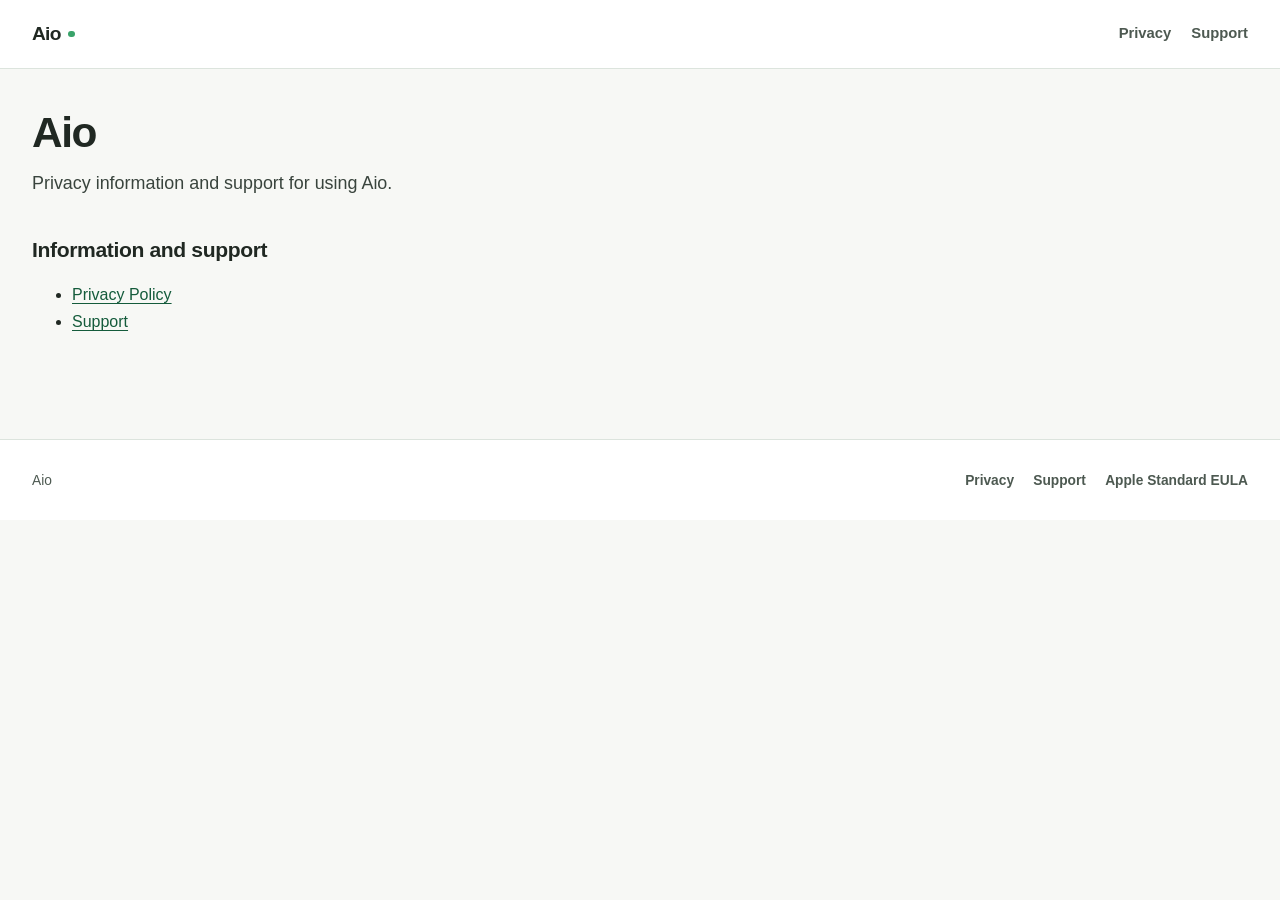
<file: index.html>
<!doctype html>
<html lang="en">
  <head>
    <meta charset="utf-8">
    <meta name="viewport" content="width=device-width, initial-scale=1">
    <meta name="description" content="Privacy information and support for using Aio.">
    <meta name="theme-color" content="#f7f8f5">
    <title>Aio</title>
    <link rel="stylesheet" href="styles.css?v=200cb6accb74">
  </head>
  <body>
    <a class="skip-link" href="#main-content">Skip to content</a>

    <header class="site-header">
      <div class="header-inner">
        <a class="brand" href="index.html" aria-label="Aio home">
          <span class="brand-name">Aio</span>
          <span class="brand-mark" aria-hidden="true"></span>
        </a>
        <nav class="primary-nav" aria-label="Aio pages">
          <a href="privacy.html">Privacy</a>
          <a href="support.html">Support</a>
        </nav>
      </div>
    </header>

    <main id="main-content" class="page-shell">
      <div class="page-heading">
        <h1>Aio</h1>
        <p class="page-intro">Privacy information and support for using Aio.</p>
      </div>

      <nav class="prose" aria-label="Aio information">
        <h2>Information and support</h2>
        <ul>
          <li><a href="privacy.html">Privacy Policy</a></li>
          <li><a href="support.html">Support</a></li>
        </ul>
      </nav>
    </main>

    <footer class="site-footer">
      <div class="footer-inner">
        <p>Aio</p>
        <nav aria-label="Footer links">
          <a href="privacy.html">Privacy</a>
          <a href="support.html">Support</a>
          <a href="https://www.apple.com/legal/internet-services/itunes/dev/stdeula/">Apple Standard EULA</a>
        </nav>
      </div>
    </footer>
  </body>
</html>
</file>
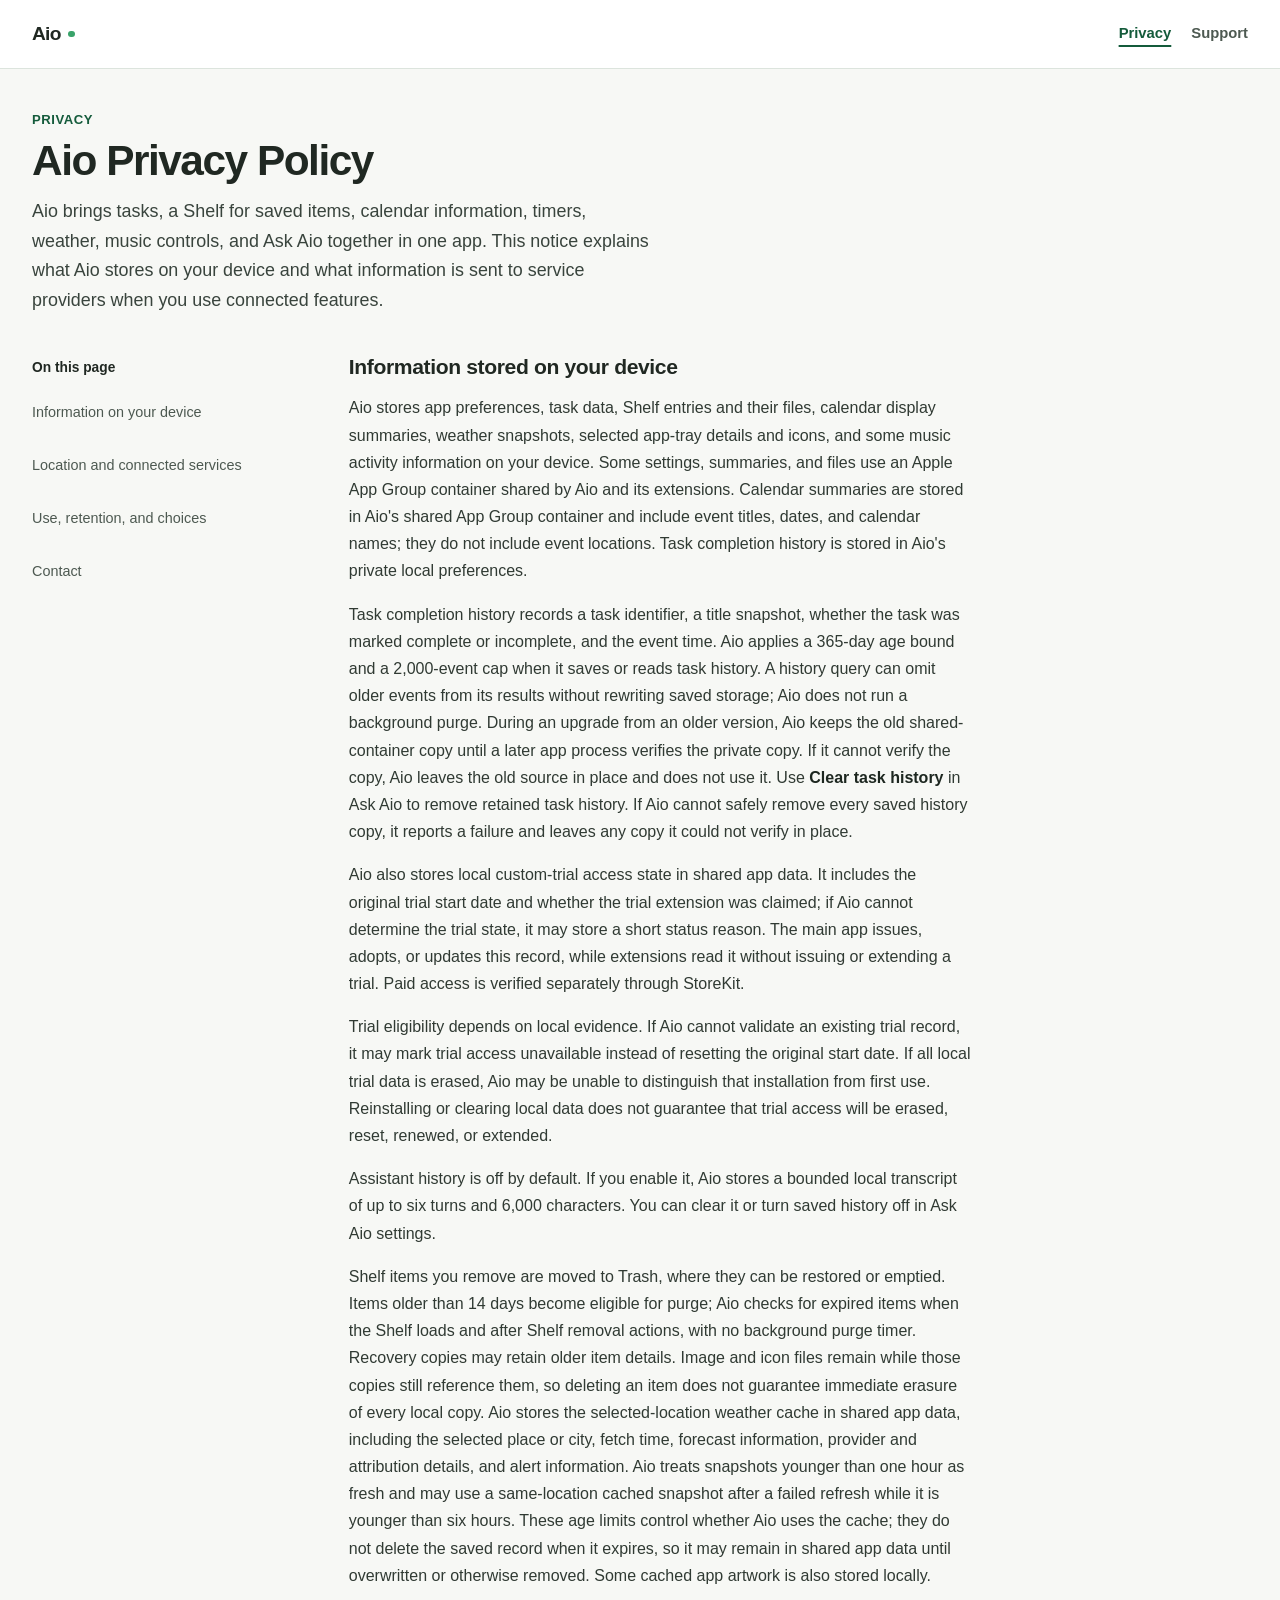
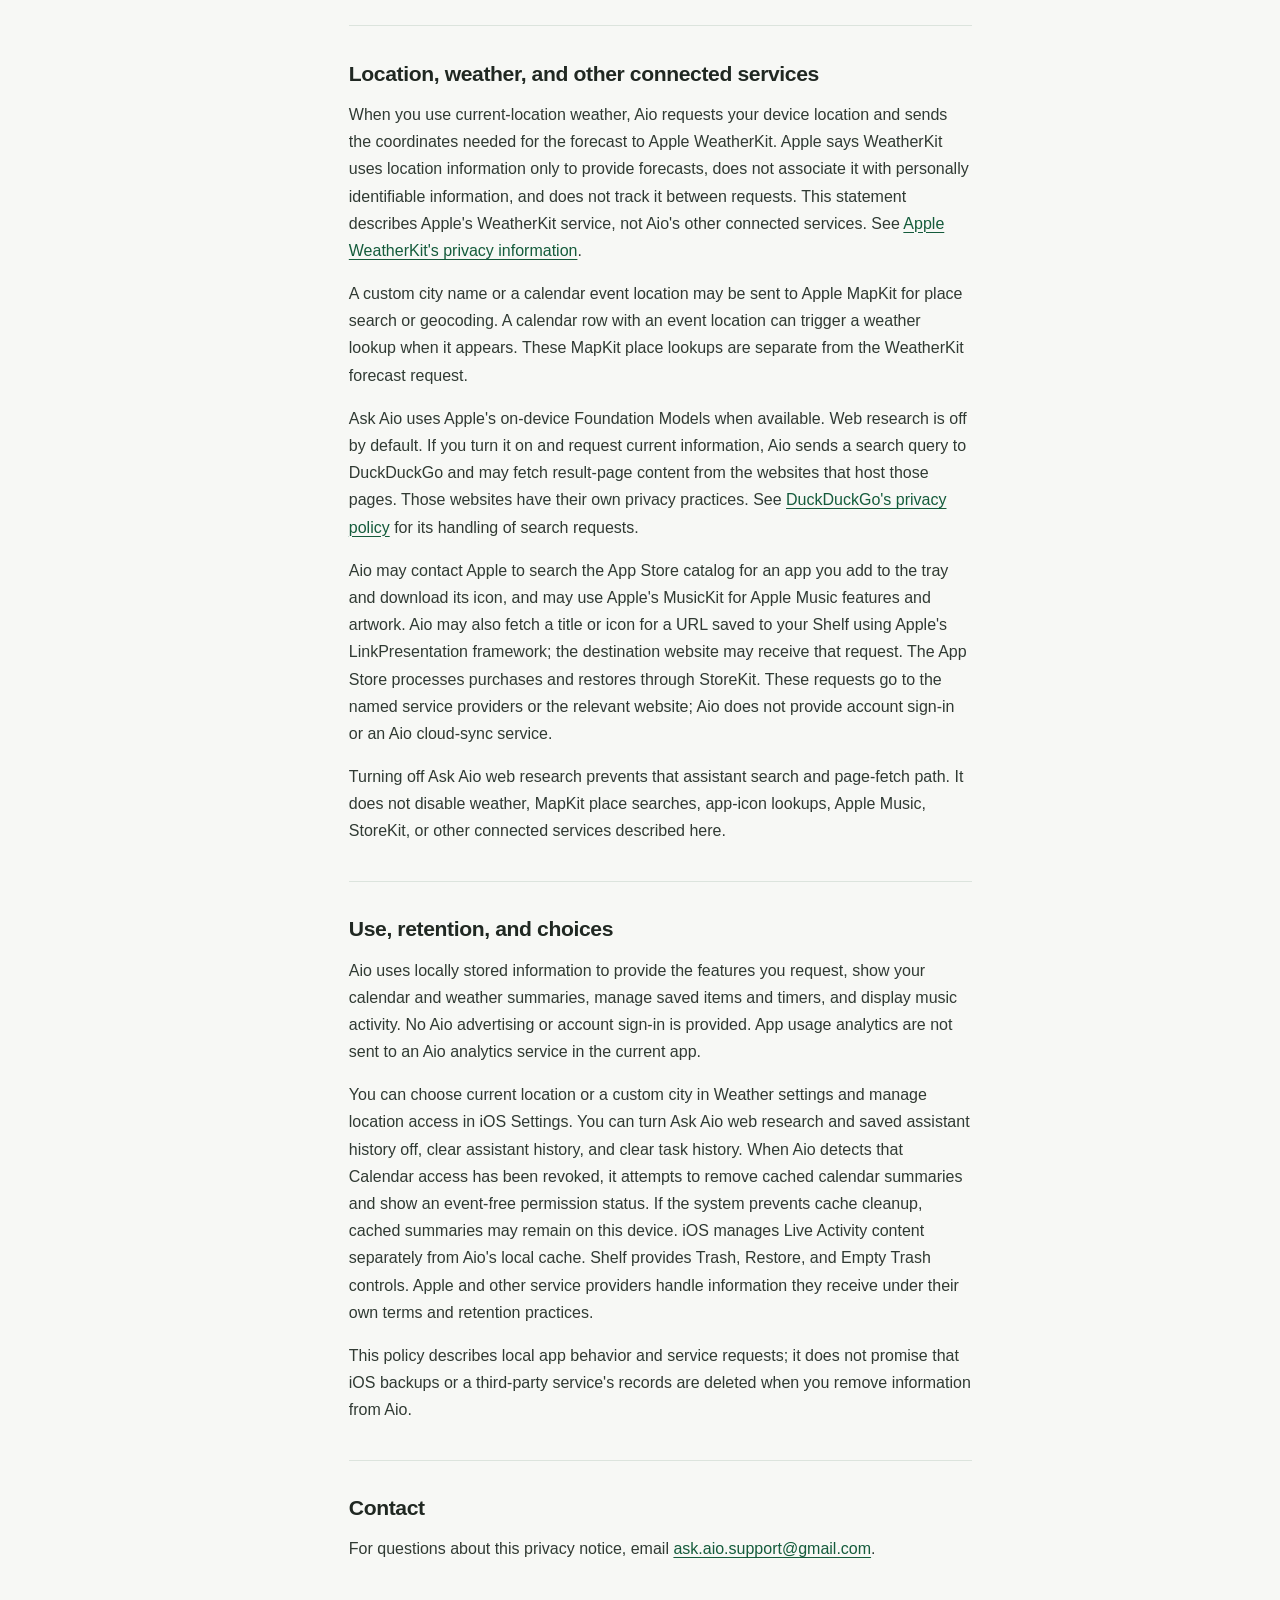
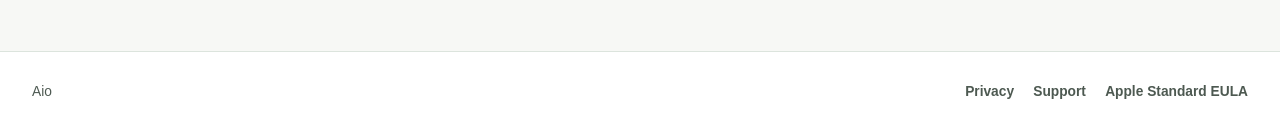
<file: privacy.html>
<!doctype html>
<html lang="en">
  <head>
    <meta charset="utf-8">
    <meta name="viewport" content="width=device-width, initial-scale=1">
    <meta name="description" content="How Aio handles information on your device and through connected services.">
    <meta name="theme-color" content="#f7f8f5">
    <title>Privacy Policy | Aio</title>
    <link rel="stylesheet" href="styles.css?v=200cb6accb74">
  </head>
  <body>
    <a class="skip-link" href="#main-content">Skip to content</a>

    <header class="site-header">
      <div class="header-inner">
        <a class="brand" href="privacy.html" aria-label="Aio privacy policy">
          <span class="brand-name">Aio</span>
          <span class="brand-mark" aria-hidden="true"></span>
        </a>
        <nav class="primary-nav" aria-label="Aio pages">
          <a href="privacy.html" aria-current="page">Privacy</a>
          <a href="support.html">Support</a>
        </nav>
      </div>
    </header>

    <main id="main-content" class="page-shell">
      <div class="page-heading">
        <p class="page-type">Privacy</p>
        <h1>Aio Privacy Policy</h1>
        <p class="page-intro">Aio brings tasks, a Shelf for saved items, calendar information, timers, weather, music controls, and Ask Aio together in one app. This notice explains what Aio stores on your device and what information is sent to service providers when you use connected features.</p>
      </div>

      <div class="reading-layout">
        <nav class="contents-nav" aria-label="On this page">
          <p class="contents-title">On this page</p>
          <ul>
            <li><a href="#on-device">Information on your device</a></li>
            <li><a href="#connected-services">Location and connected services</a></li>
            <li><a href="#use-retention">Use, retention, and choices</a></li>
            <li><a href="#contact">Contact</a></li>
          </ul>
        </nav>

        <article class="prose">
          <section id="on-device" aria-labelledby="on-device-heading">
            <h2 id="on-device-heading">Information stored on your device</h2>
            <p>Aio stores app preferences, task data, Shelf entries and their files, calendar display summaries, weather snapshots, selected app-tray details and icons, and some music activity information on your device. Some settings, summaries, and files use an Apple App Group container shared by Aio and its extensions. Calendar summaries are stored in Aio's shared App Group container and include event titles, dates, and calendar names; they do not include event locations. Task completion history is stored in Aio's private local preferences.</p>
            <p>Task completion history records a task identifier, a title snapshot, whether the task was marked complete or incomplete, and the event time. Aio applies a 365-day age bound and a 2,000-event cap when it saves or reads task history. A history query can omit older events from its results without rewriting saved storage; Aio does not run a background purge. During an upgrade from an older version, Aio keeps the old shared-container copy until a later app process verifies the private copy. If it cannot verify the copy, Aio leaves the old source in place and does not use it. Use <strong>Clear task history</strong> in Ask Aio to remove retained task history. If Aio cannot safely remove every saved history copy, it reports a failure and leaves any copy it could not verify in place.</p>
            <p>Aio also stores local custom-trial access state in shared app data. It includes the original trial start date and whether the trial extension was claimed; if Aio cannot determine the trial state, it may store a short status reason. The main app issues, adopts, or updates this record, while extensions read it without issuing or extending a trial. Paid access is verified separately through StoreKit.</p>
            <p>Trial eligibility depends on local evidence. If Aio cannot validate an existing trial record, it may mark trial access unavailable instead of resetting the original start date. If all local trial data is erased, Aio may be unable to distinguish that installation from first use. Reinstalling or clearing local data does not guarantee that trial access will be erased, reset, renewed, or extended.</p>
            <p>Assistant history is off by default. If you enable it, Aio stores a bounded local transcript of up to six turns and 6,000 characters. You can clear it or turn saved history off in Ask Aio settings.</p>
            <p>Shelf items you remove are moved to Trash, where they can be restored or emptied. Items older than 14 days become eligible for purge; Aio checks for expired items when the Shelf loads and after Shelf removal actions, with no background purge timer. Recovery copies may retain older item details. Image and icon files remain while those copies still reference them, so deleting an item does not guarantee immediate erasure of every local copy. Aio stores the selected-location weather cache in shared app data, including the selected place or city, fetch time, forecast information, provider and attribution details, and alert information. Aio treats snapshots younger than one hour as fresh and may use a same-location cached snapshot after a failed refresh while it is younger than six hours. These age limits control whether Aio uses the cache; they do not delete the saved record when it expires, so it may remain in shared app data until overwritten or otherwise removed. Some cached app artwork is also stored locally.</p>
          </section>

          <section id="connected-services" aria-labelledby="connected-services-heading">
            <h2 id="connected-services-heading">Location, weather, and other connected services</h2>
            <p>When you use current-location weather, Aio requests your device location and sends the coordinates needed for the forecast to Apple WeatherKit. Apple says WeatherKit uses location information only to provide forecasts, does not associate it with personally identifiable information, and does not track it between requests. This statement describes Apple's WeatherKit service, not Aio's other connected services. See <a href="https://developer.apple.com/weatherkit/">Apple WeatherKit's privacy information</a>.</p>
            <p>A custom city name or a calendar event location may be sent to Apple MapKit for place search or geocoding. A calendar row with an event location can trigger a weather lookup when it appears. These MapKit place lookups are separate from the WeatherKit forecast request.</p>
            <p>Ask Aio uses Apple's on-device Foundation Models when available. Web research is off by default. If you turn it on and request current information, Aio sends a search query to DuckDuckGo and may fetch result-page content from the websites that host those pages. Those websites have their own privacy practices. See <a href="https://duckduckgo.com/privacy">DuckDuckGo's privacy policy</a> for its handling of search requests.</p>
            <p>Aio may contact Apple to search the App Store catalog for an app you add to the tray and download its icon, and may use Apple's MusicKit for Apple Music features and artwork. Aio may also fetch a title or icon for a URL saved to your Shelf using Apple's LinkPresentation framework; the destination website may receive that request. The App Store processes purchases and restores through StoreKit. These requests go to the named service providers or the relevant website; Aio does not provide account sign-in or an Aio cloud-sync service.</p>
            <p>Turning off Ask Aio web research prevents that assistant search and page-fetch path. It does not disable weather, MapKit place searches, app-icon lookups, Apple Music, StoreKit, or other connected services described here.</p>
          </section>

          <section id="use-retention" aria-labelledby="use-retention-heading">
            <h2 id="use-retention-heading">Use, retention, and choices</h2>
            <p>Aio uses locally stored information to provide the features you request, show your calendar and weather summaries, manage saved items and timers, and display music activity. No Aio advertising or account sign-in is provided. App usage analytics are not sent to an Aio analytics service in the current app.</p>
            <p>You can choose current location or a custom city in Weather settings and manage location access in iOS Settings. You can turn Ask Aio web research and saved assistant history off, clear assistant history, and clear task history. When Aio detects that Calendar access has been revoked, it attempts to remove cached calendar summaries and show an event-free permission status. If the system prevents cache cleanup, cached summaries may remain on this device. iOS manages Live Activity content separately from Aio's local cache. Shelf provides Trash, Restore, and Empty Trash controls. Apple and other service providers handle information they receive under their own terms and retention practices.</p>
            <p>This policy describes local app behavior and service requests; it does not promise that iOS backups or a third-party service's records are deleted when you remove information from Aio.</p>
          </section>
          <section id="contact" aria-labelledby="contact-heading">
            <h2 id="contact-heading">Contact</h2>
            <p>For questions about this privacy notice, email <a href="mailto:ask.aio.support@gmail.com">ask.aio.support@gmail.com</a>.</p>
          </section>
        </article>
      </div>
    </main>

    <footer class="site-footer">
      <div class="footer-inner">
        <p>Aio</p>
        <nav aria-label="Footer links">
          <a href="privacy.html" aria-current="page">Privacy</a>
          <a href="support.html">Support</a>
          <a href="https://www.apple.com/legal/internet-services/itunes/dev/stdeula/">Apple Standard EULA</a>
        </nav>
      </div>
    </footer>
  </body>
</html>
</file>
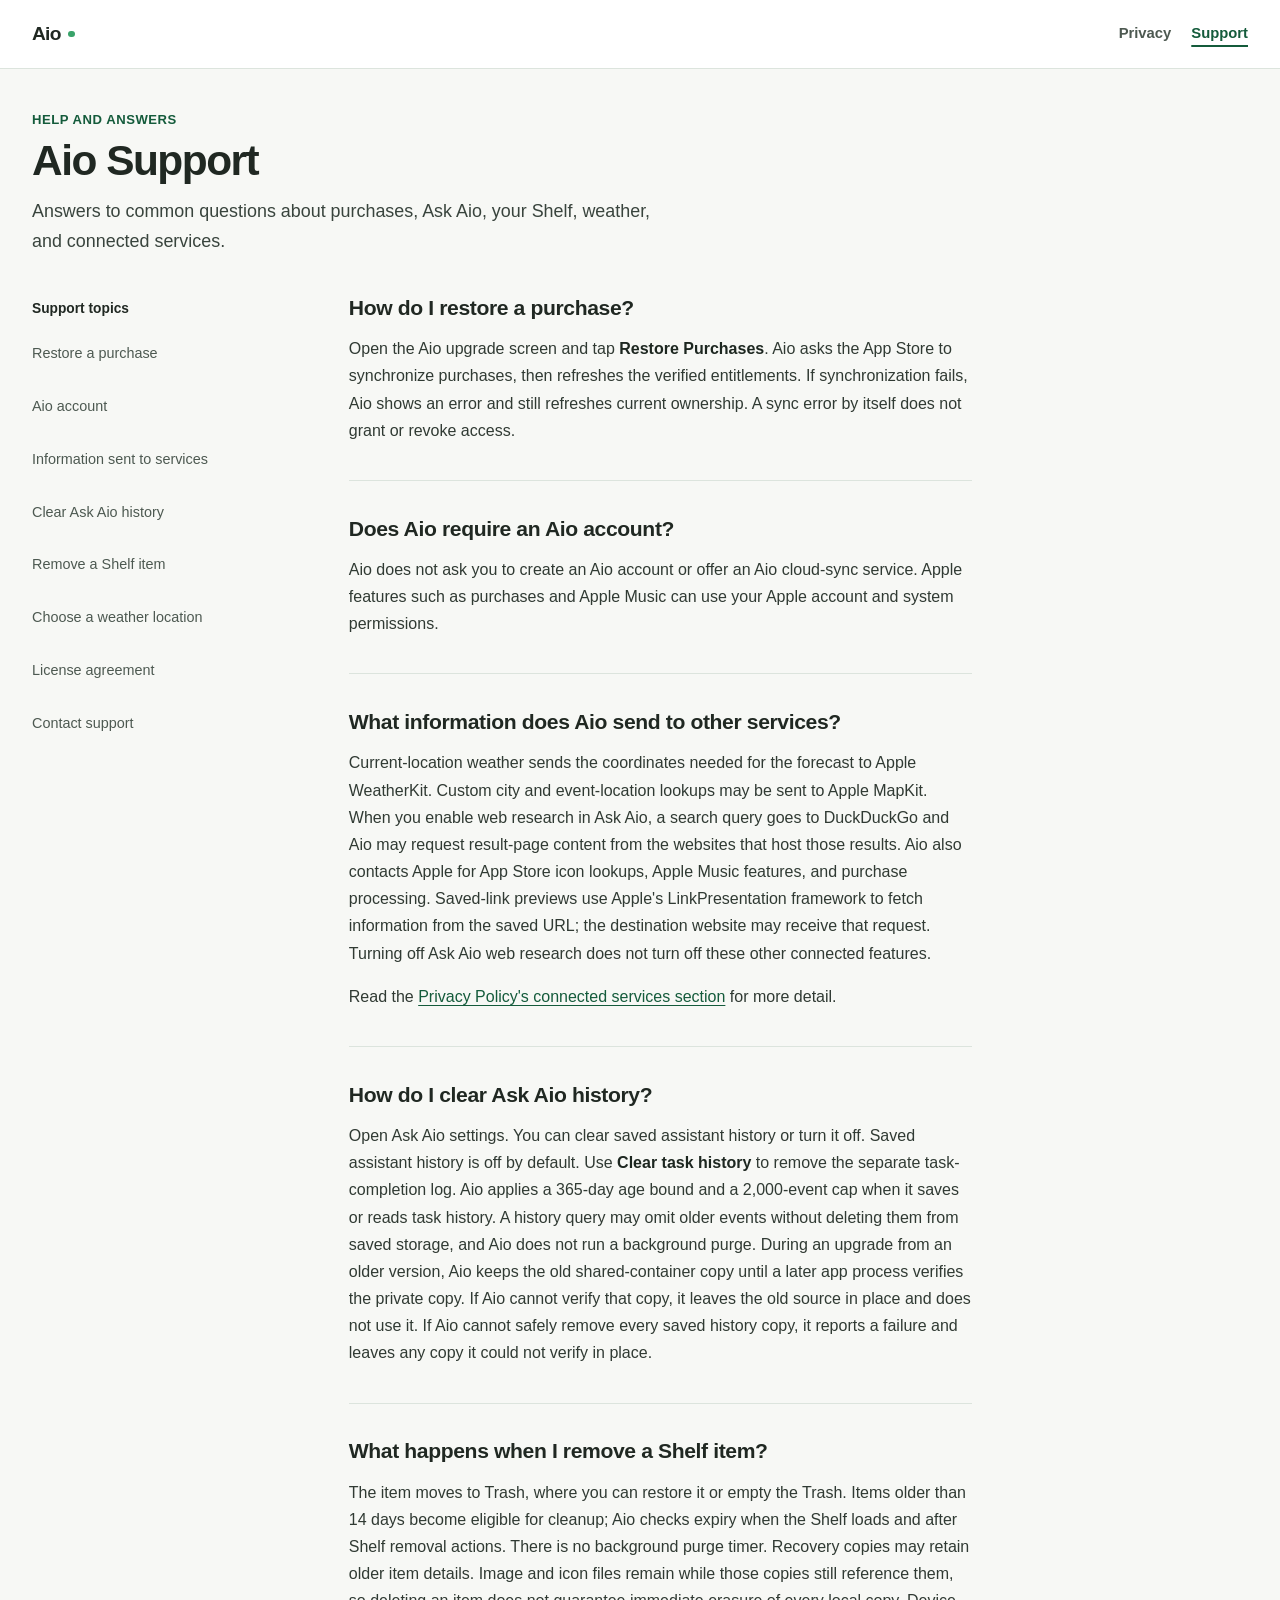
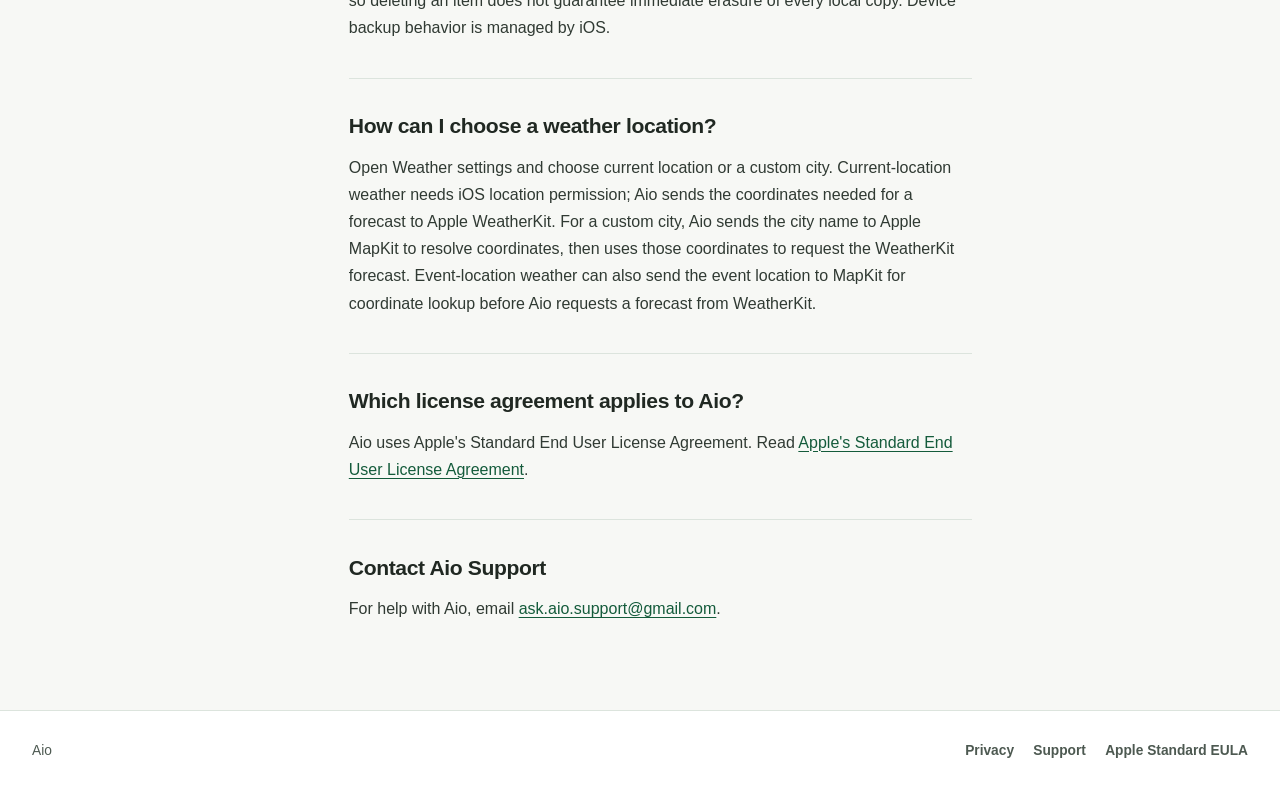
<file: support.html>
<!doctype html>
<html lang="en">
  <head>
    <meta charset="utf-8">
    <meta name="viewport" content="width=device-width, initial-scale=1">
    <meta name="description" content="Answers to common questions about Aio purchases, history, Shelf, weather, and connected services.">
    <meta name="theme-color" content="#f7f8f5">
    <title>Support | Aio</title>
    <link rel="stylesheet" href="styles.css?v=200cb6accb74">
  </head>
  <body>
    <a class="skip-link" href="#main-content">Skip to content</a>

    <header class="site-header">
      <div class="header-inner">
        <a class="brand" href="support.html" aria-label="Aio support">
          <span class="brand-name">Aio</span>
          <span class="brand-mark" aria-hidden="true"></span>
        </a>
        <nav class="primary-nav" aria-label="Aio pages">
          <a href="privacy.html">Privacy</a>
          <a href="support.html" aria-current="page">Support</a>
        </nav>
      </div>
    </header>

    <main id="main-content" class="page-shell">
      <div class="page-heading">
        <p class="page-type">Help and answers</p>
        <h1>Aio Support</h1>
        <p class="page-intro">Answers to common questions about purchases, Ask Aio, your Shelf, weather, and connected services.</p>
      </div>

      <div class="reading-layout">
        <nav class="contents-nav" aria-label="Support topics">
          <p class="contents-title">Support topics</p>
          <ul>
            <li><a href="#restore-purchase">Restore a purchase</a></li>
            <li><a href="#account">Aio account</a></li>
            <li><a href="#connected-services">Information sent to services</a></li>
            <li><a href="#assistant-history">Clear Ask Aio history</a></li>
            <li><a href="#shelf-items">Remove a Shelf item</a></li>
            <li><a href="#weather-location">Choose a weather location</a></li>
            <li><a href="#license">License agreement</a></li>
            <li><a href="#contact">Contact support</a></li>
          </ul>
        </nav>

        <article class="prose support-answers">
          <section id="restore-purchase" aria-labelledby="restore-purchase-heading">
            <h2 id="restore-purchase-heading">How do I restore a purchase?</h2>
            <p>Open the Aio upgrade screen and tap <strong>Restore Purchases</strong>. Aio asks the App Store to synchronize purchases, then refreshes the verified entitlements. If synchronization fails, Aio shows an error and still refreshes current ownership. A sync error by itself does not grant or revoke access.</p>
          </section>

          <section id="account" aria-labelledby="account-heading">
            <h2 id="account-heading">Does Aio require an Aio account?</h2>
            <p>Aio does not ask you to create an Aio account or offer an Aio cloud-sync service. Apple features such as purchases and Apple Music can use your Apple account and system permissions.</p>
          </section>

          <section id="connected-services" aria-labelledby="connected-services-heading">
            <h2 id="connected-services-heading">What information does Aio send to other services?</h2>
            <p>Current-location weather sends the coordinates needed for the forecast to Apple WeatherKit. Custom city and event-location lookups may be sent to Apple MapKit. When you enable web research in Ask Aio, a search query goes to DuckDuckGo and Aio may request result-page content from the websites that host those results. Aio also contacts Apple for App Store icon lookups, Apple Music features, and purchase processing. Saved-link previews use Apple's LinkPresentation framework to fetch information from the saved URL; the destination website may receive that request. Turning off Ask Aio web research does not turn off these other connected features.</p>
            <p>Read the <a href="privacy.html#connected-services">Privacy Policy's connected services section</a> for more detail.</p>
          </section>

          <section id="assistant-history" aria-labelledby="assistant-history-heading">
            <h2 id="assistant-history-heading">How do I clear Ask Aio history?</h2>
            <p>Open Ask Aio settings. You can clear saved assistant history or turn it off. Saved assistant history is off by default. Use <strong>Clear task history</strong> to remove the separate task-completion log. Aio applies a 365-day age bound and a 2,000-event cap when it saves or reads task history. A history query may omit older events without deleting them from saved storage, and Aio does not run a background purge. During an upgrade from an older version, Aio keeps the old shared-container copy until a later app process verifies the private copy. If Aio cannot verify that copy, it leaves the old source in place and does not use it. If Aio cannot safely remove every saved history copy, it reports a failure and leaves any copy it could not verify in place.</p>
          </section>

          <section id="shelf-items" aria-labelledby="shelf-items-heading">
            <h2 id="shelf-items-heading">What happens when I remove a Shelf item?</h2>
            <p>The item moves to Trash, where you can restore it or empty the Trash. Items older than 14 days become eligible for cleanup; Aio checks expiry when the Shelf loads and after Shelf removal actions. There is no background purge timer. Recovery copies may retain older item details. Image and icon files remain while those copies still reference them, so deleting an item does not guarantee immediate erasure of every local copy. Device backup behavior is managed by iOS.</p>
          </section>

          <section id="weather-location" aria-labelledby="weather-location-heading">
            <h2 id="weather-location-heading">How can I choose a weather location?</h2>
            <p>Open Weather settings and choose current location or a custom city. Current-location weather needs iOS location permission; Aio sends the coordinates needed for a forecast to Apple WeatherKit. For a custom city, Aio sends the city name to Apple MapKit to resolve coordinates, then uses those coordinates to request the WeatherKit forecast. Event-location weather can also send the event location to MapKit for coordinate lookup before Aio requests a forecast from WeatherKit.</p>
          </section>

          <section id="license" aria-labelledby="license-heading">
            <h2 id="license-heading">Which license agreement applies to Aio?</h2>
            <p>Aio uses Apple's Standard End User License Agreement. Read <a href="https://www.apple.com/legal/internet-services/itunes/dev/stdeula/">Apple's Standard End User License Agreement</a>.</p>
          </section>
          <section id="contact" aria-labelledby="contact-heading">
            <h2 id="contact-heading">Contact Aio Support</h2>
            <p>For help with Aio, email <a href="mailto:ask.aio.support@gmail.com">ask.aio.support@gmail.com</a>.</p>
          </section>
        </article>
      </div>
    </main>

    <footer class="site-footer">
      <div class="footer-inner">
        <p>Aio</p>
        <nav aria-label="Footer links">
          <a href="privacy.html">Privacy</a>
          <a href="support.html" aria-current="page">Support</a>
          <a href="https://www.apple.com/legal/internet-services/itunes/dev/stdeula/">Apple Standard EULA</a>
        </nav>
      </div>
    </footer>
  </body>
</html>
</file>
<file: styles.css>
:root {
  color-scheme: light;
  --page: #f7f8f5;
  --paper: #ffffff;
  --ink: #202822;
  --muted: #4d5951;
  --line: #dce4dd;
  --accent: #145b3b;
  --accent-soft: #eaf3ed;
  --focus: #145b3b;
  --measure: 70ch;
  font-family: -apple-system, BlinkMacSystemFont, "Segoe UI", sans-serif;
  font-synthesis: none;
  text-rendering: optimizeLegibility;
  -webkit-font-smoothing: antialiased;
  -moz-osx-font-smoothing: grayscale;
  background: var(--page);
  color: var(--ink);
}

* {
  box-sizing: border-box;
}

html {
  scroll-behavior: smooth;
  scroll-padding-top: 1.5rem;
}

body {
  min-width: 20rem;
  margin: 0;
  font-size: 1rem;
  line-height: 1.7;
}

a {
  color: var(--accent);
  text-decoration-thickness: 0.08em;
  text-underline-offset: 0.18em;
}

a:hover {
  text-decoration-thickness: 0.13em;
}

a:focus-visible {
  outline: 3px solid var(--focus);
  outline-offset: 4px;
  border-radius: 2px;
}

::selection {
  color: #102218;
  background: #bce4c8;
}

.skip-link {
  position: absolute;
  z-index: 2;
  top: 0.75rem;
  left: 0.75rem;
  padding: 0.55rem 0.8rem;
  transform: translateY(-160%);
  border-radius: 0.4rem;
  background: var(--ink);
  color: #fff;
  font-weight: 650;
}

.skip-link:focus {
  transform: translateY(0);
}

.site-header {
  border-bottom: 1px solid var(--line);
  background: var(--paper);
}

.header-inner,
.footer-inner {
  display: flex;
  align-items: center;
  justify-content: space-between;
  gap: 1.5rem;
  width: min(100% - 3rem, 76rem);
  min-height: 4.25rem;
  margin-inline: auto;
}

.brand {
  display: inline-flex;
  align-items: center;
  gap: 0.45rem;
  color: var(--ink);
  text-decoration: none;
}

.brand-name {
  font-size: 1.2rem;
  font-weight: 750;
  letter-spacing: -0.04em;
}

.brand-mark {
  width: 0.43rem;
  height: 0.43rem;
  border-radius: 50%;
  background: #39a36a;
}

.primary-nav,
.site-footer nav {
  display: flex;
  align-items: center;
  gap: 1.25rem;
}

.primary-nav a,
.site-footer nav a {
  display: inline-flex;
  align-items: center;
  min-height: 44px;
  color: var(--muted);
  font-size: 0.925rem;
  font-weight: 600;
  text-decoration: none;
}

.primary-nav a[aria-current="page"] {
  color: var(--accent);
  text-decoration: underline;
  text-decoration-thickness: 2px;
  text-underline-offset: 0.42rem;
}

.page-shell {
  width: min(100% - 3rem, 76rem);
  margin-inline: auto;
  padding-block: 2.5rem 5.5rem;
}

.draft-status {
  display: flex;
  flex-wrap: wrap;
  align-items: center;
  gap: 0.35rem 0.8rem;
  width: fit-content;
  margin-bottom: 2.1rem;
  padding: 0.45rem 0.7rem;
  border: 1px solid #c8ddce;
  border-radius: 0.45rem;
  background: var(--accent-soft);
  color: #263b2d;
  font-size: 0.82rem;
  line-height: 1.4;
}

.draft-status-label {
  font-weight: 750;
}

.review-date {
  color: #3c5143;
}

.page-heading {
  max-width: var(--measure);
  padding-bottom: 2.35rem;
}

.page-type {
  margin: 0 0 0.35rem;
  color: var(--accent);
  font-size: 0.82rem;
  font-weight: 700;
  letter-spacing: 0.04em;
  text-transform: uppercase;
}

h1,
h2,
p {
  margin-top: 0;
}

h1 {
  max-width: 18ch;
  margin-bottom: 0.8rem;
  font-size: 2.65rem;
  font-weight: 720;
  letter-spacing: -0.035em;
  line-height: 1.12;
}

.page-intro {
  max-width: var(--measure);
  margin-bottom: 0;
  color: #39443d;
  font-size: 1.12rem;
  line-height: 1.65;
}

.reading-layout {
  display: grid;
  grid-template-columns: minmax(12rem, 15rem) minmax(0, var(--measure));
  align-items: start;
  gap: clamp(2rem, 6vw, 5rem);
}

.contents-nav {
  position: sticky;
  top: 1.5rem;
  padding-top: 0.2rem;
}

.contents-title {
  margin-bottom: 0.7rem;
  color: var(--ink);
  font-size: 0.86rem;
  font-weight: 750;
}

.contents-nav ul {
  margin: 0;
  padding: 0;
  list-style: none;
}

.contents-nav li + li {
  margin-top: 0.55rem;
}

.contents-nav a {
  display: inline-flex;
  align-items: center;
  min-height: 44px;
  color: var(--muted);
  font-size: 0.9rem;
  line-height: 1.45;
  text-decoration: none;
}

.contents-nav a:hover,
.site-footer nav a:hover {
  color: var(--accent);
  text-decoration: underline;
  text-underline-offset: 0.2em;
}

.prose {
  max-width: var(--measure);
}

.prose section {
  scroll-margin-top: 1.5rem;
}

.prose section + section {
  margin-top: 2.25rem;
  padding-top: 2.1rem;
  border-top: 1px solid var(--line);
}

.prose h2 {
  margin-bottom: 0.8rem;
  font-size: 1.32rem;
  font-weight: 700;
  letter-spacing: -0.018em;
  line-height: 1.35;
}

.prose p {
  margin-bottom: 1rem;
  color: #303a33;
  overflow-wrap: anywhere;
}

.prose p:last-child {
  margin-bottom: 0;
}

.prose strong {
  color: #1d2720;
  font-weight: 700;
}

.site-footer {
  border-top: 1px solid var(--line);
  background: var(--paper);
}

.footer-inner {
  min-height: 5rem;
  color: var(--muted);
  font-size: 0.86rem;
}

.footer-inner p {
  margin: 0;
}

.site-footer nav {
  flex-wrap: wrap;
  gap: 0.6rem 1.2rem;
}

.site-footer nav a {
  font-size: 0.86rem;
}

@media (max-width: 48rem) {
  .header-inner,
  .footer-inner,
  .page-shell {
    width: min(100% - 2rem, 42rem);
  }

  .page-shell {
    padding-block: 1.6rem 4rem;
  }

  .draft-status {
    margin-bottom: 1.65rem;
  }

  .page-heading {
    padding-bottom: 1.55rem;
  }

  .reading-layout {
    grid-template-columns: minmax(0, 1fr);
    gap: 1.8rem;
  }

  .contents-nav {
    position: static;
    padding: 0 0 1rem;
    border-bottom: 1px solid var(--line);
  }

  .contents-nav ul {
    display: flex;
    flex-wrap: wrap;
    gap: 0.45rem 1rem;
  }

  .contents-nav li + li {
    margin-top: 0;
  }

  .footer-inner {
    align-items: flex-start;
    flex-direction: column;
    justify-content: center;
    gap: 0.6rem;
    padding-block: 1rem;
  }
}

@media (max-width: 30rem) {
  .header-inner,
  .footer-inner,
  .page-shell {
    width: min(100% - 1.5rem, 26rem);
  }

  .header-inner {
    min-height: 3.8rem;
  }

  .primary-nav {
    gap: 0.9rem;
  }

  h1 {
    font-size: 2.2rem;
  }

  .draft-status {
    align-items: flex-start;
    flex-direction: column;
  }
}

@media (prefers-reduced-motion: reduce) {
  html {
    scroll-behavior: auto;
  }
}
</file>
